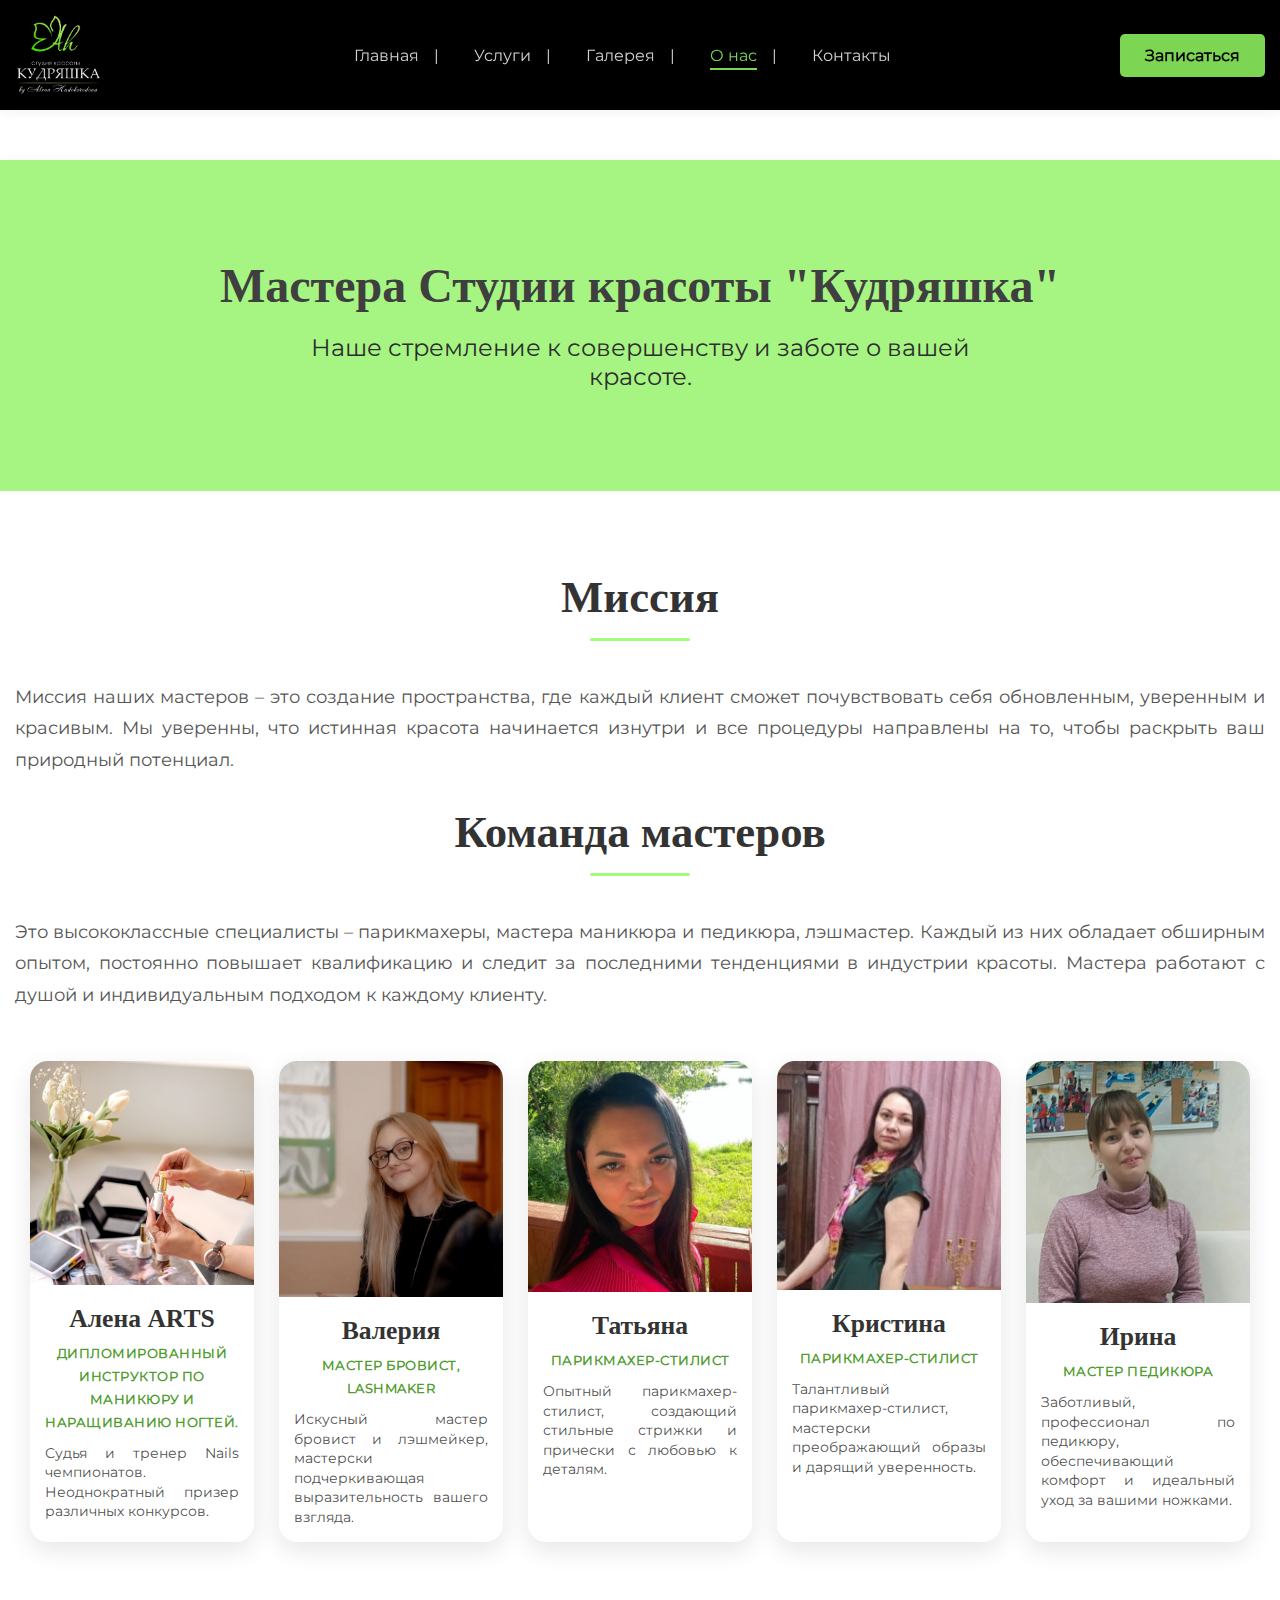
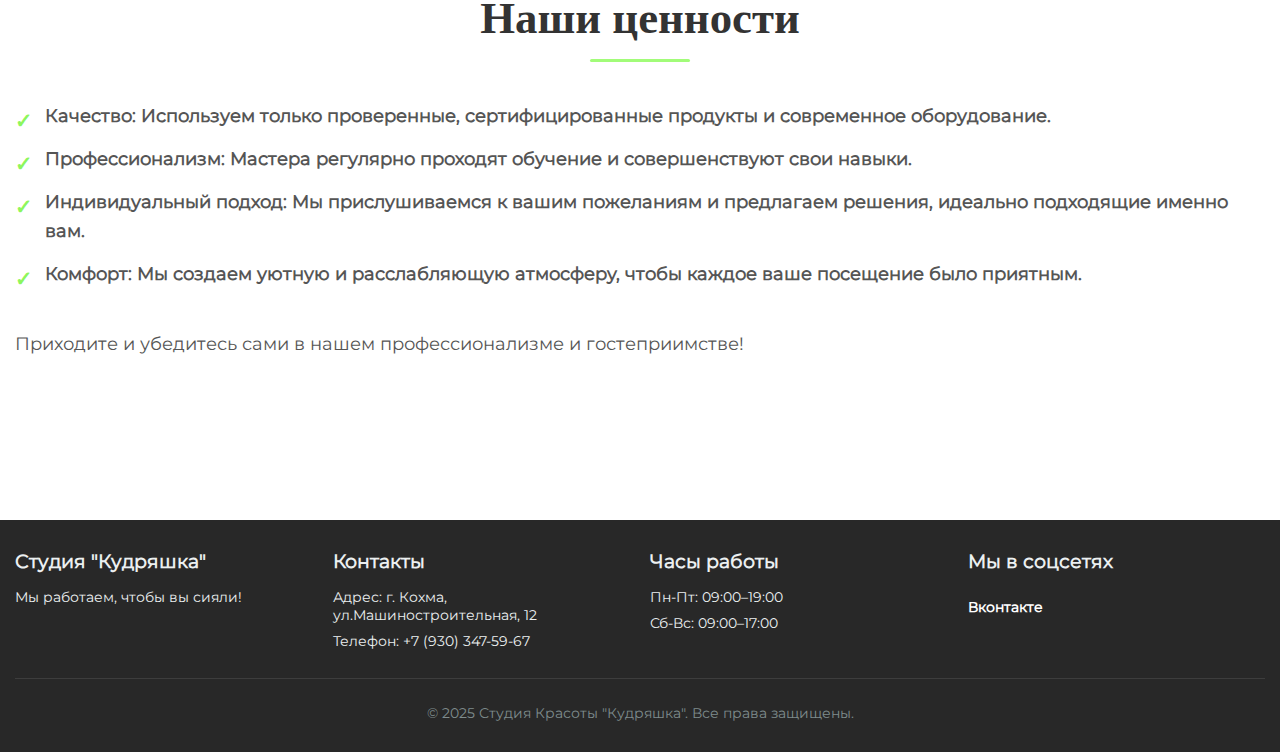
<file: about.html>
<!DOCTYPE html>
<html lang="ru">
<head>
    <meta charset="UTF-8">
    <meta name="viewport" content="width=device-width, initial-scale=1.0">
    <title>О нас - Студия Красоты "Кудряшка"</title>
    <link rel="stylesheet" href="css/about.css">
    <link rel="icon" href="img/favicon.ico" type="image/x-icon">
</head>
<body>
    <!-- HEADER - Шапка сайта (Едина для всех страниц) -->
    <header class="main-header">
        <div class="container">
            <a href="index.html" class="logo">
                <img src="img/logo.png" alt="Логотип Студии Кудряшка">
            </a>
            <nav class="main-nav">
                <ul>
                    <li><a href="index.html">Главная</a></li>
                    <li><a href="services.html">Услуги</a></li>
                    <li><a href="gallery.html">Галерея</a></li>
                    <li><a href="about.html" class="active">О нас</a></li>
                    <li><a href="contact.html">Контакты</a></li>
                </ul>
            </nav>
            <a href="booking.html" class="btn-primary header-btn">Записаться</a>
        </div>
    </header>


    <!-- MAIN CONTENT - Основное содержимое "О нас" -->
    <main>
        <section class="page-hero">
            <div class="container">
                <h1>Мастера Студии красоты "Кудряшка"</h1>
                <p>Наше стремление к совершенству и заботе о вашей красоте.</p>
            </div>
        </section>

        <section class="section-padding">
            <div class="container content-text-block">
                <h2>Миссия</h2>
                <p>Миссия наших мастеров – это создание пространства, где каждый клиент сможет почувствовать себя обновленным, уверенным и красивым. 
                    Мы уверенны, что истинная красота начинается изнутри и все процедуры направлены на то, чтобы раскрыть ваш природный потенциал.</p>

                <h2>Команда мастеров</h2>
                <p>Это высококлассные специалисты – парикмахеры, мастера маникюра и педикюра, лэшмастер. Каждый из них обладает обширным опытом, постоянно повышает квалификацию и следит за последними тенденциями в индустрии красоты. Мастера работают с душой и индивидуальным подходом к каждому клиенту.</p>

               <div class="cards">
        <div class="card">
            <img src="img/alena.jpg" alt="img">
            <div class="card-body">
                <h3 class="name">Алена ARTS</h3>
                <p class="post">Дипломированный инструктор по маникюру и наращиванию ногтей.</p>
                <p class="desc">Судья и тренер Nails чемпионатов. Неоднократный призер различных конкурсов.</p>
            </div>
        </div>
        <div class="card">
            <img src="img/lera.jpg" alt="img">
            <div class="card-body">
                <h3 class="name">Валерия</h3>
                <p class="post">Мастер бровист, lashmaker</p>
                <p class="desc">Искусный мастер бровист и лэшмейкер, мастерски подчеркивающая выразительность вашего взгляда.</p>
            </div>
        </div>
        <div class="card">
            <img src="img/tatian.jpg" alt="img">
            <div class="card-body">
                <h3 class="name">Татьяна</h3>
                <p class="post">Парикмахер-стилист</p>
                <p class="desc">Опытный парикмахер-стилист, создающий стильные стрижки и прически с любовью к деталям.</p>
            </div>
        </div>
        <div class="card">
            <img src="img/kris.jpg" alt="img">
            <div class="card-body">
                <h3 class="name">Кристина</h3>
                <p class="post">Парикмахер-стилист</p>
                <p class="desc">Талантливый парикмахер-стилист, мастерски преображающий образы и дарящий уверенность.</p>
            </div>
        </div>
        <div class="card">
            <img src="img/irina.jpg" alt="img">
            <div class="card-body">
                <h3 class="name">Ирина</h3>
                <p class="post">Мастер педикюра</p>
                <p class="desc">Заботливый, профессионал по педикюру, обеспечивающий комфорт и идеальный уход за вашими ножками.</p>
            </div>
        </div>
    </div>
                <h2>Наши ценности</h2>
                <ul>
                    <li>Качество: Используем только проверенные, сертифицированные продукты и современное оборудование.</li>
                    <li>Профессионализм: Мастера регулярно проходят обучение и совершенствуют свои навыки.</li>
                    <li>Индивидуальный подход: Мы прислушиваемся к вашим пожеланиям и предлагаем решения, идеально подходящие именно вам.</li>
                    <li>Комфорт: Мы создаем уютную и расслабляющую атмосферу, чтобы каждое ваше посещение было приятным.</li>
                </ul>
               <!--  <img src="img/team.jpg" alt="Команда Студии Кудряшка" class="full-width-image"> -->
                <p>Приходите и убедитесь сами в нашем профессионализме и гостеприимстве!</p>
               
            </div>
        </section>
    </main>

    <!-- FOOTER - Подвал сайта (Един для всех страниц) -->
    <footer class="main-footer">
        <div class="container">
            <div class="footer-columns">
                <div class="footer-col">
                    <h3>Студия "Кудряшка"</h3>
                    <p>Мы работаем, чтобы вы сияли!</p>
                </div>
                <div class="footer-col">
                    <h3>Контакты</h3>
                    <p>Адрес: г. Кохма, ул.Машиностроительная, 12</p>
                    <p>Телефон: +7 (930) 347-59-67</p>
                </div>
                <div class="footer-col">
                    <h3>Часы работы</h3>
                    <p>Пн-Пт: 09:00–19:00</p>
                    <p>Сб-Вс: 09:00–17:00</p>
                </div>
                <div class="footer-col">
                    <h3>Мы в соцсетях</h3>
                    <a href="https://vk.com/kydristudio?from=groups" target="_blank" class="social-link">Вконтакте</a>
                </div>
            </div>
            <div class="copyright">
                <p>&copy; 2025 Студия Красоты "Кудряшка". Все права защищены.</p>
            </div>
        </div>
    </footer>

    <script src="js/script.js"></script>
</body>
</html>
</file>
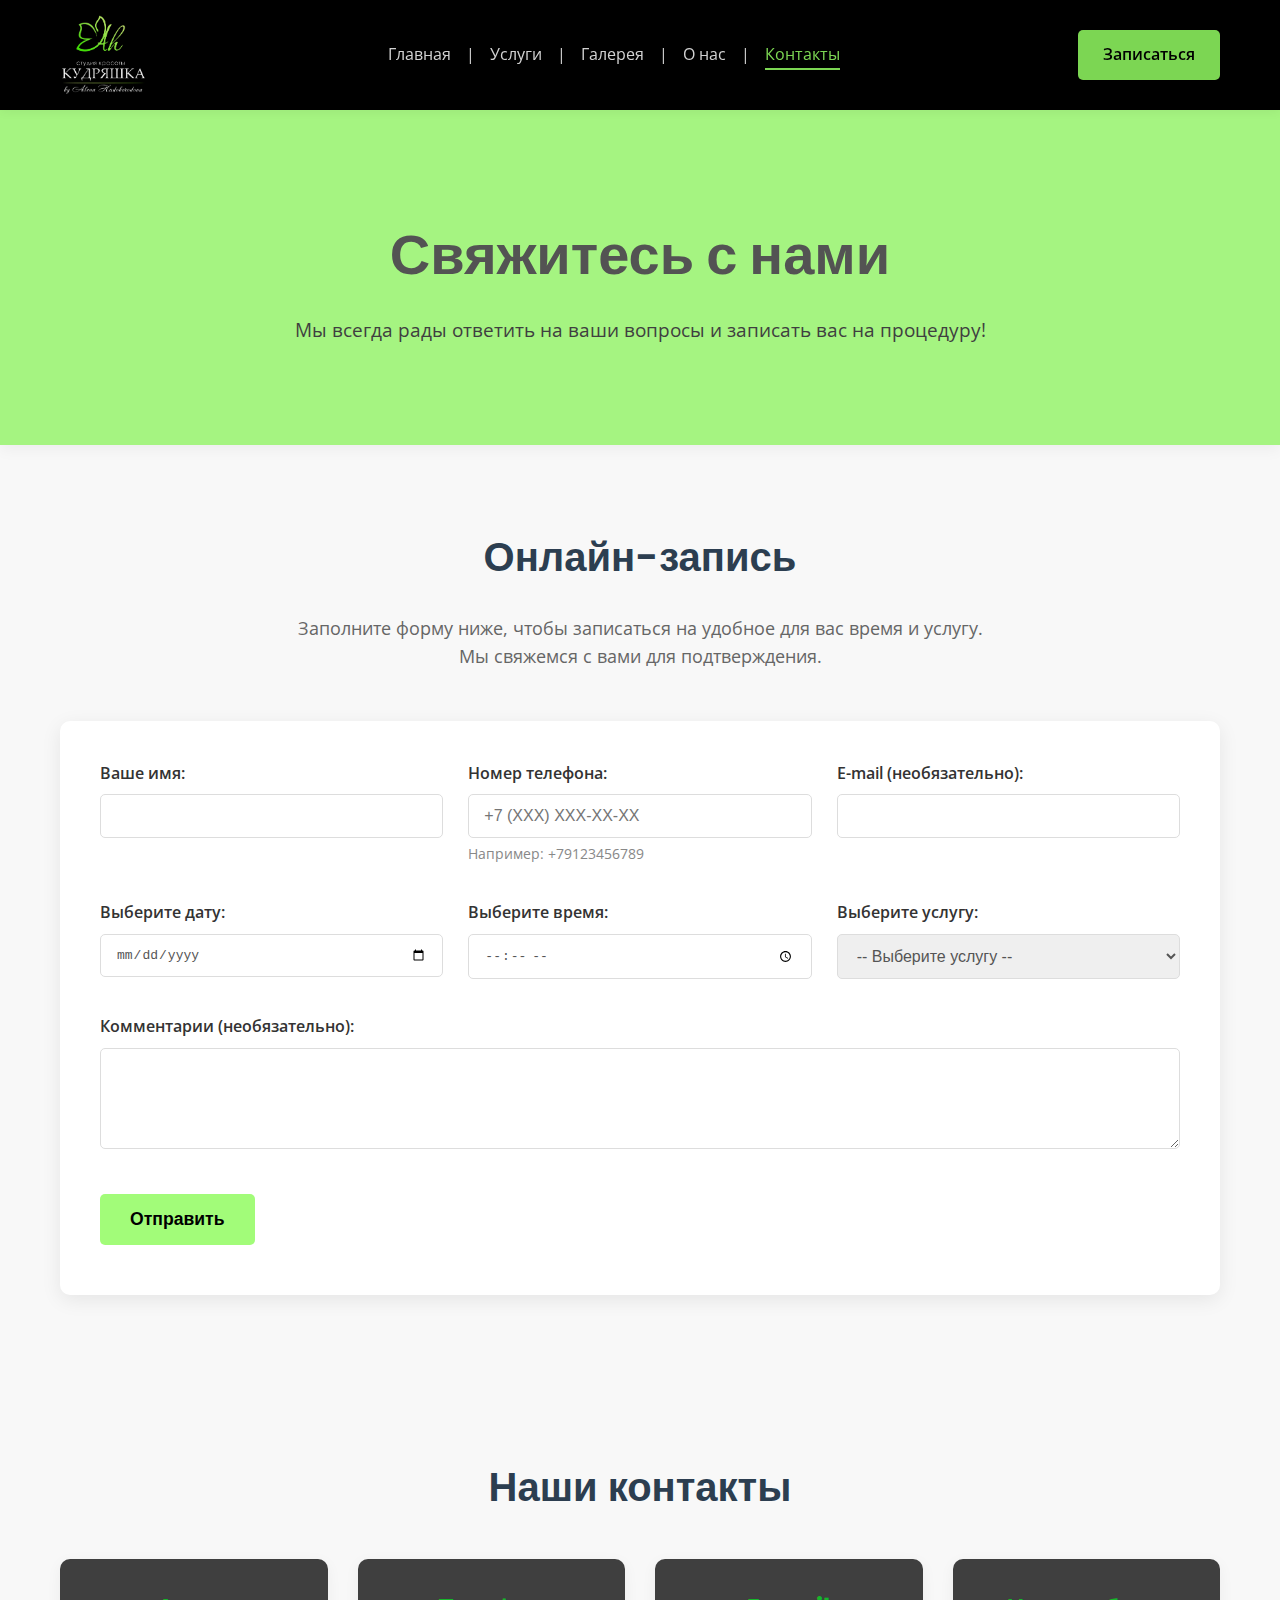
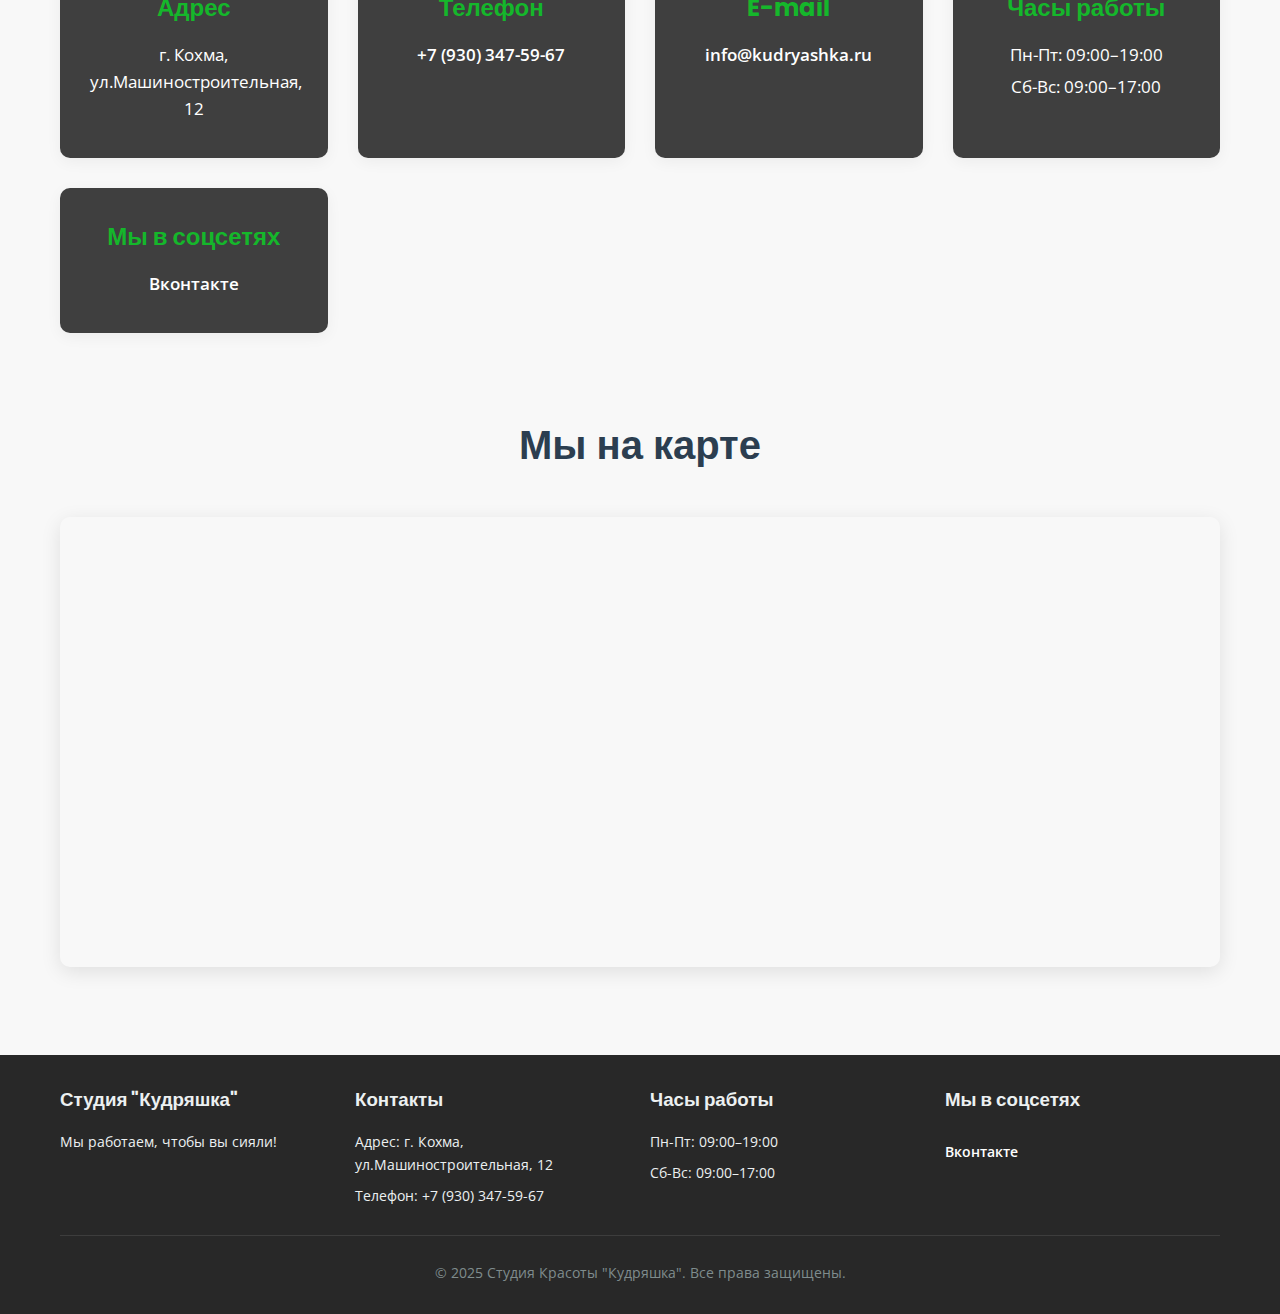
<file: booking.html>
<!DOCTYPE html>
<html lang="ru">
<head>
    <meta charset="UTF-8">
    <meta name="viewport" content="width=device-width, initial-scale=1.0">
    <title>Контакты и Запись - Студия Красоты "Кудряшка"</title>
    <link rel="stylesheet" href="css/contact.css">
    <link rel="icon" href="img/favicon.ico" type="image/x-icon">
    <!-- Подключение Google Fonts: Poppins (для заголовков), Open Sans (для основного текста) и Great Vibes (для декоративного текста) -->
    <link href="https://fonts.googleapis.com/css2?family=Open+Sans:wght@300;400;600&family=Poppins:wght@400;600;700&family=Great+Vibes&display=swap" rel="stylesheet">
</head>
<body>

    <!-- HEADER - Шапка сайта (Едина для всех страниц) -->
    <header class="main-header">
        <div class="container">
            <a href="index.html" class="logo">
                <img src="img/logo.png" alt="Логотип Студии Кудряшка">
            </a>
            <nav class="main-nav">
                <ul>
                    <li><a href="index.html">Главная</a></li>
                    <li><a href="services.html">Услуги</a></li>
                    <li><a href="gallery.html">Галерея</a></li>
                    <li><a href="about.html">О нас</a></li>
                    <li><a href="contact.html" class="active">Контакты</a></li>
                </ul>
            </nav>
            <a href="booking.html" class="btn-primary header-btn">Записаться</a>
        </div>
    </header>

    <!-- MAIN CONTENT - Основное содержимое страницы контактов -->
    <main>
        <section class="page-hero contact-hero">
            <div class="container">
                <h1>Свяжитесь с нами</h1>
                <p>Мы всегда рады ответить на ваши вопросы и записать вас на процедуру!</p>
            </div>
        </section>

        <section id="booking-form" class="section-padding">
            <div class="container">
                <h2>Онлайн-запись</h2>
                <p class="section-description">Заполните форму ниже, чтобы записаться на удобное для вас время и услугу. Мы свяжемся с вами для подтверждения.</p>

                <form class="booking-form-grid" id="onlineBookingForm">
                    <div class="form-group">
                        <label for="name">Ваше имя:</label>
                        <input type="text" id="name" name="name" required>
                    </div>
                    <div class="form-group">
                        <label for="phone">Номер телефона:</label>
                        <input type="tel" id="phone" name="phone" pattern="[0-9]{10,12}" placeholder="+7 (XXX) XXX-XX-XX" required>
                        <small>Например: +79123456789</small>
                    </div>
                    <div class="form-group">
                        <label for="email">E-mail (необязательно):</label>
                        <input type="email" id="email" name="email">
                    </div>
                    <div class="form-group">
                        <label for="date">Выберите дату:</label>
                        <input type="date" id="date" name="date" required>
                    </div>
                    <div class="form-group">
                        <label for="time">Выберите время:</label>
                        <input type="time" id="time" name="time" required>
                    </div>
                    <div class="form-group">
                        <label for="service">Выберите услугу:</label>
                        <select id="service" name="service" required>
                            <option value="">-- Выберите услугу --</option>
                            <option value="Стрижка женская">Стрижка женская</option>
                            <option value="Стрижка мужская">Стрижка мужская</option>
                            <option value="Окрашивание волос">Окрашивание волос</option>
                            <option value="Укладка/Прическа">Укладка/Прическа</option>
                            <option value="Маникюр">Маникюр</option>
                            <option value="Педикюр">Педикюр</option>
                            <option value="Наращивание ногтей">Наращивание ногтей</option>
                            <option value="Косметология">Косметология</option>
                            <option value="Массаж">Массаж</option>
                            <option value="Уход за бровями">Уход за бровями</option>
                        </select>
                    </div>
                    <div class="form-group full-width">
                        <label for="comments">Комментарии (необязательно):</label>
                        <textarea id="comments" name="comments" rows="5"></textarea>
                    </div>
                    <div class="form-group full-width">
                        <button type="submit" class="btn-primary">Отправить</button>
                    </div>
                </form>
            </div>
        </section>

        <section id="contact-info" class="section-padding light-bg">
            <div class="container">
                <h2>Наши контакты</h2>
                <div class="contact-details-grid">
                    <div class="contact-item">
                        <h3>Адрес</h3>
                        <p>г. Кохма, ул.Машиностроительная, 12</p>
                    </div>
                    <div class="contact-item">
                        <h3>Телефон</h3>
                        <p><a href="tel:+79303475967">+7 (930) 347-59-67</a></p>
                    </div>
                    <div class="contact-item">
                        <h3>E-mail</h3>
                        <p><a href="mailto:info@kudryashka.ru">info@kudryashka.ru</a></p>
                    </div>
                    <div class="contact-item">
                        <h3>Часы работы</h3>
                        <p>Пн-Пт: 09:00–19:00</p>
                        <p>Сб-Вс: 09:00–17:00</p>
                    </div>
                    <div class="contact-item">
                        <h3>Мы в соцсетях</h3>
                        <p><a href="https://vk.com/kydristudio?from=groups" target="_blank" class="social-link">Вконтакте</a></p>
                    </div>
                </div>
            </div>
        </section>

        <section id="location-map">
            <div class="container">
                <h2>Мы на карте</h2>
                <!-- Вставьте код карты здесь. Пример для Google Maps: -->
                <iframe src="https://www.google.com/maps/embed?pb=!1m18!1m12!1m3!1d2432.2227161726084!2d41.0152655!3d56.9740263!2m3!1f0!2f0!3f0!3m2!1i1024!2i768!4f13.1!3m3!1m2!1s0x414b2d56e2978a63%3A0x6b7a8d5c3d4f1c99!2z0YPQu9C40YbQsNC70YzQvdGD0YDRgdGL0Lkg0L_RgNC-0YHQvNC-0L3RgdC-0LrQsNC30YDQuNGFINC00LXRhtC40YLQtdGA0YHRgtCw0L3QsCAxMiwg0JrQsNC90LLQsNGG0LA!5e0!3m2!1sru!2sru!4v1718047910940!5m2!1sru!2sru" width="100%" height="450" style="border:0;" allowfullscreen="" loading="lazy" referrerpolicy="no-referrer-when-downgrade"></iframe>
            </div>
        </section>

    </main>

    <!-- FOOTER - Подвал сайта (Един для всех страниц) -->
    <footer class="main-footer">
        <div class="container">
            <div class="footer-columns">
                <div class="footer-col">
                    <h3>Студия "Кудряшка"</h3>
                    <p>Мы работаем, чтобы вы сияли!</p>
                </div>
                <div class="footer-col">
                    <h3>Контакты</h3>
                    <p>Адрес: г. Кохма, ул.Машиностроительная, 12</p>
                    <p>Телефон: +7 (930) 347-59-67</p>
                </div>
                <div class="footer-col">
                    <h3>Часы работы</h3>
                    <p>Пн-Пт: 09:00–19:00</p>
                    <p>Сб-Вс: 09:00–17:00</p>
                </div>
                <div class="footer-col">
                    <h3>Мы в соцсетях</h3>
                    <a href="https://vk.com/kydristudio?from=groups" target="_blank" class="social-link">Вконтакте</a>
                </div>
            </div>
            <div class="copyright">
                <p>&copy; 2025 Студия Красоты "Кудряшка". Все права защищены.</p>
            </div>
        </div>
    </footer>

    <!-- Модальное окно для подтверждения записи -->
    <div id="thankYouModal" class="modal-overlay">
        <div class="modal-content">
            <span class="close-button">&times;</span>
            <h2>Спасибо за использование онлайн-записи!</h2>
            <p>В течение дня с вами свяжутся для уточнения и подтверждения записи.</p>
            <button class="btn-primary" id="modalOkButton">Понятно</button>
        </div>
    </div>

    <!-- Подключение JavaScript-файла -->
    <script src="js/contact.js"></script>
</body>
</html>
</file>
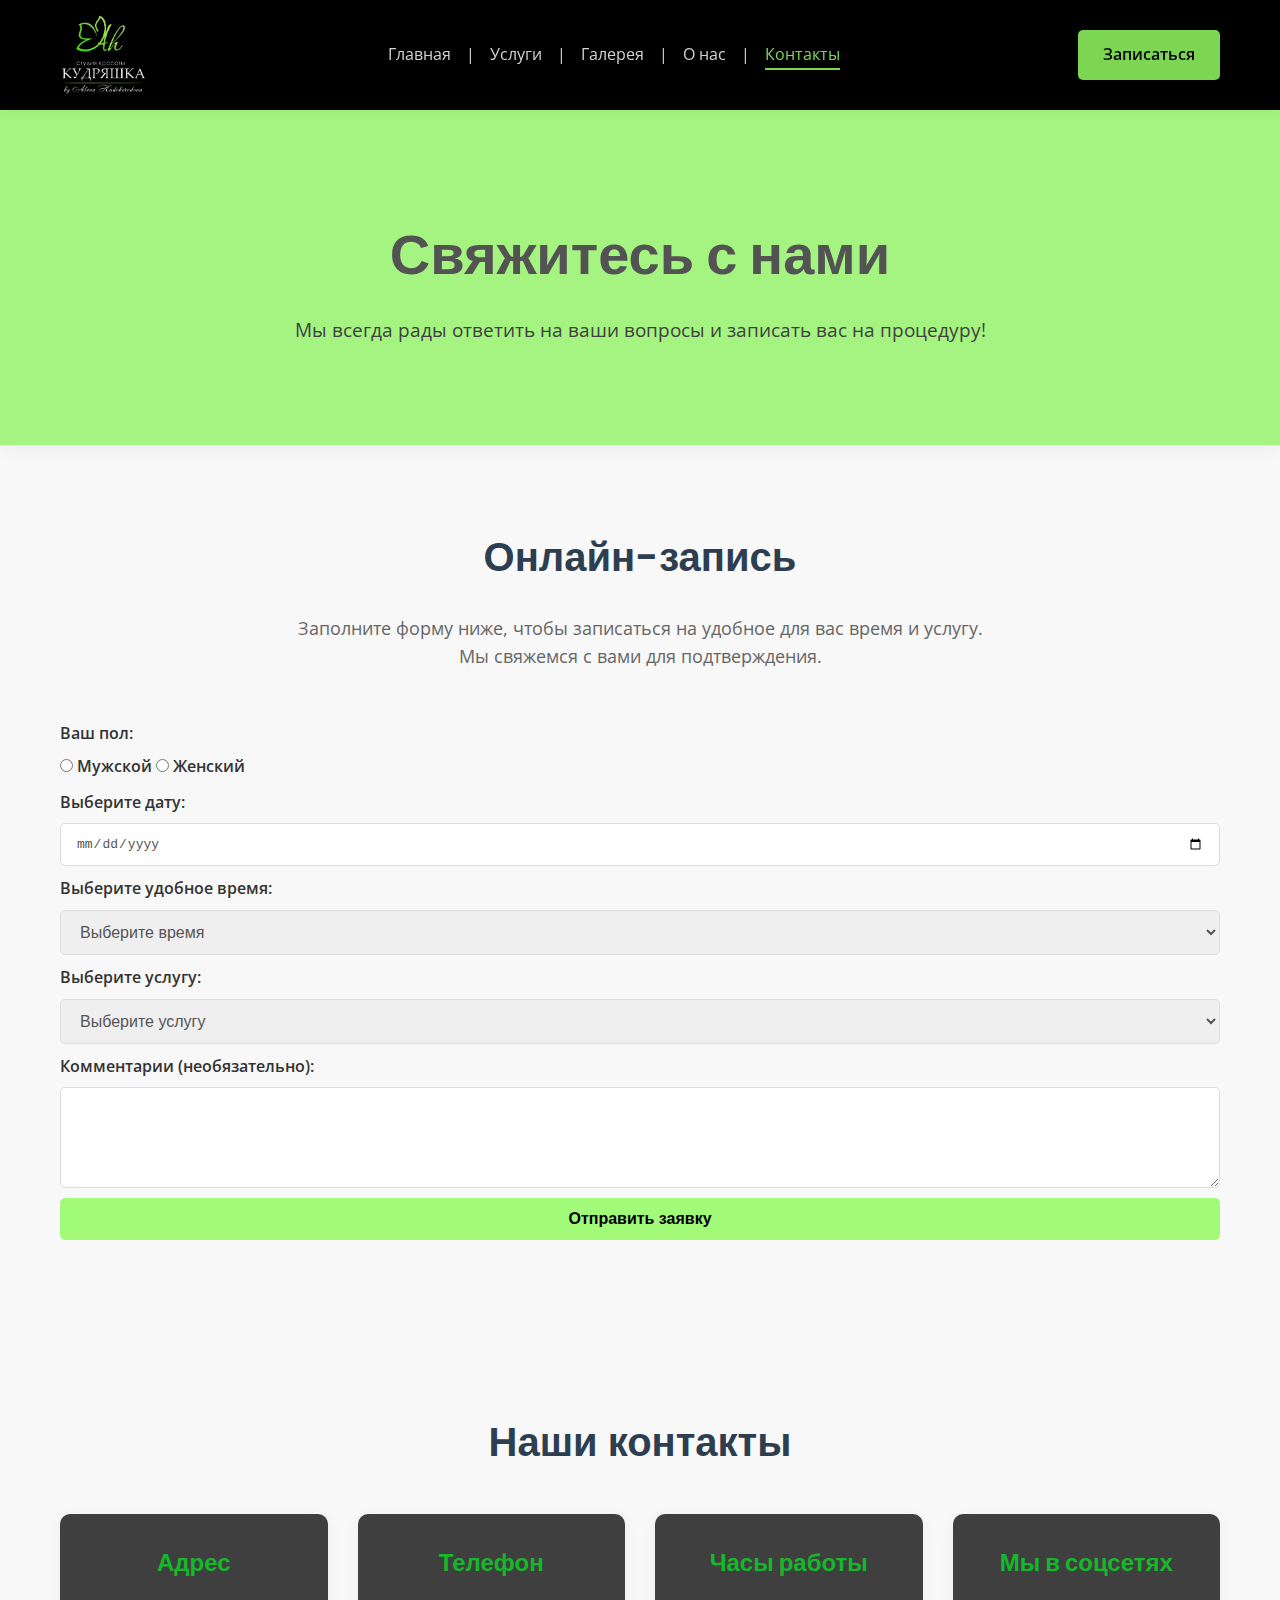
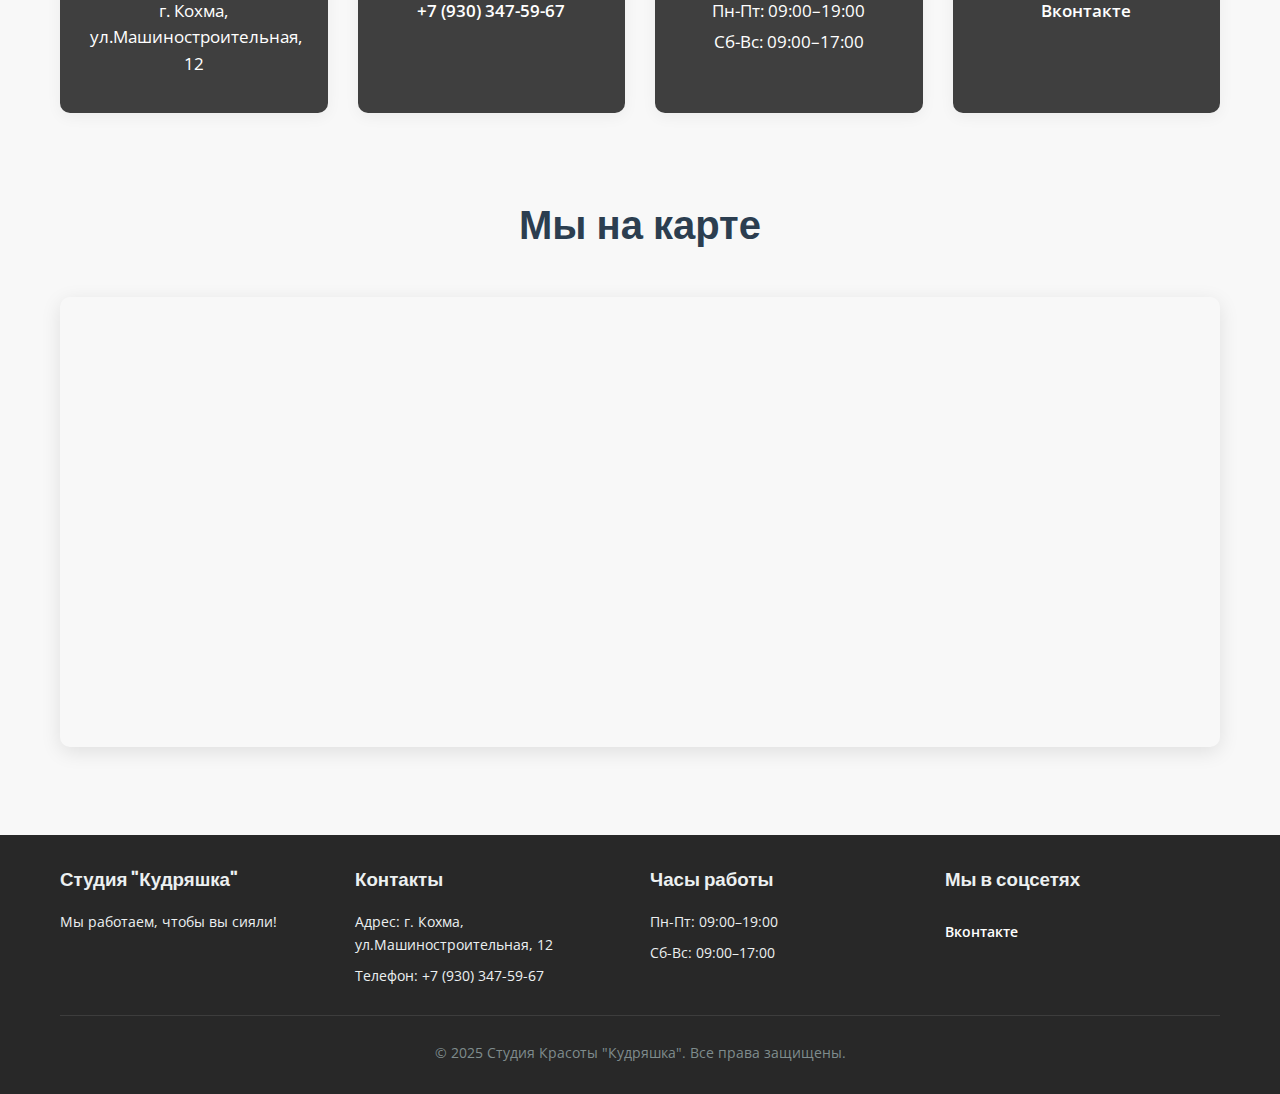
<file: contact.html>
<!DOCTYPE html>
<html lang="ru">
<head>
    <meta charset="UTF-8">
    <meta name="viewport" content="width=device-width, initial-scale=1.0">
    <title>Контакты и Запись - Студия Красоты "Кудряшка"</title>
    <link rel="stylesheet" href="css/contact.css">
    <link rel="icon" href="img/favicon.ico" type="image/x-icon">
    <!-- Подключение Google Fonts: Poppins (для заголовков), Open Sans (для основного текста) и Great Vibes (для декоративного текста) -->
    <link href="https://fonts.googleapis.com/css2?family=Open+Sans:wght@300;400;600&family=Poppins:wght@400;600;700&family=Great+Vibes&display=swap" rel="stylesheet">
</head>
<body>

    <!-- HEADER - Шапка сайта (Едина для всех страниц) -->
    <header class="main-header">
        <div class="container">
            <a href="index.html" class="logo">
                <img src="img/logo.png" alt="Логотип Студии Кудряшка">
            </a>
            <nav class="main-nav">
                <ul>
                    <li><a href="index.html">Главная</a></li>
                    <li><a href="services.html">Услуги</a></li>
                    <li><a href="gallery.html">Галерея</a></li>
                    <li><a href="about.html">О нас</a></li>
                    <!-- Убедитесь, что класс 'active' установлен только здесь для страницы Контакты -->
                    <li><a href="contact.html" class="active">Контакты</a></li>
                </ul>
            </nav>
            <a href="booking.html" class="btn-primary header-btn">Записаться</a>
        </div>
    </header>

    <!-- MAIN CONTENT - Основное содержимое страницы контактов -->
    <main>
        <section class="page-hero contact-hero">
            <div class="container">
                <h1>Свяжитесь с нами</h1>
                <p>Мы всегда рады ответить на ваши вопросы и записать вас на процедуру!</p>
            </div>
        </section>

        <section id="booking-form" class="section-padding">
            <div class="container">
                <h2>Онлайн-запись</h2>
                <p class="section-description">Заполните форму ниже, чтобы записаться на удобное для вас время и услугу. Мы свяжемся с вами для подтверждения.</p>
                 <form id="bookingForm" action="process_form.php" method="POST" class="booking-form">
                    <div class="form-group">
                        <label for="gender">Ваш пол:</label>
                        <div class="radio-group">
                            <input type="radio" id="male" name="gender" value="Мужской" required>
                            <label for="male">Мужской</label>
                            <input type="radio" id="female" name="gender" value="Женский">
                            <label for="female">Женский</label>
                        </div>
                    </div>

                    <div class="form-group">
                        <label for="bookingDate">Выберите дату:</label>
                        <input type="date" id="bookingDate" name="bookingDate" required>
                    </div>

                    <div class="form-group">
                        <label for="bookingTime">Выберите удобное время:</label>
                        <select id="bookingTime" name="bookingTime" required>
                            <option value="">Выберите время</option>
                            <option value="10:00">10:00</option>
                            <option value="14:00">14:00</option>
                            <option value="18:00">18:00</option>
                        </select>
                    </div>

                    <div class="form-group">
                        <label for="service">Выберите услугу:</label>
                        <select id="service" name="service" required>
                            <option value="">Выберите услугу</option>
                            <option value="Стрижка женская">Стрижка женская</option>
                            <option value="Стрижка мужская">Стрижка мужская</option>
                            <option value="Окрашивание волос">Окрашивание волос</option>
                            <option value="Укладка">Укладка</option>
                            <option value="Маникюр">Маникюр</option>
                            <option value="Педикюр">Педикюр</option>
                            <option value="Наращивание ресниц">Наращивание ресниц</option>
                            <option value="Коррекция бровей">Коррекция бровей</option>
                        </select>
                    </div>
                    <div class="form-group full-width">
                        <label for="comments">Комментарии (необязательно):</label>
                        <textarea id="comments" name="comments" rows="5"></textarea>
                    </div>
                    <div class="form-group full-width">
                        <button type="submit" class="btn-primary">Отправить заявку</button>
                    </div>
                </form>
            </div>
        </section>

        <section id="contact-info" class="section-padding light-bg">
            <div class="container">
                <h2>Наши контакты</h2>
                <div class="contact-details-grid">
                    <div class="contact-item">
                        <h3>Адрес</h3>
                        <p>г. Кохма, ул.Машиностроительная, 12</p>
                    </div>
                    <div class="contact-item">
                        <h3>Телефон</h3>
                        <p><a href="tel:+79303475967">+7 (930) 347-59-67</a></p>
                    </div>
                    <div class="contact-item">
                        <h3>Часы работы</h3>
                        <p>Пн-Пт: 09:00–19:00</p>
                        <p>Сб-Вс: 09:00–17:00</p>
                    </div>
                    <div class="contact-item">
                        <h3>Мы в соцсетях</h3>
                        <p><a href="https://vk.com/kydristudio?from=groups" target="_blank" class="social-link">Вконтакте</a></p>
                    </div>
                </div>
            </div>
        </section>

        <section id="location-map">
            <div class="container">
                <h2>Мы на карте</h2>
               <iframe src="https://www.google.com/maps/embed?pb=!1m18!1m12!1m3!1d2176.7082557042604!2d41.10489037686137!3d56.93666597354537!2m3!1f0!2f0!3f0!3m2!1i1024!2i768!4f13.1!3m3!1m2!1s0x414d12191d100001%3A0xc3ba39eb684ee215!2z0JrRg9C00YDRj9GI0LrQsA!5e0!3m2!1sru!2sru!4v1749315003801!5m2!1sru!2sru" width="600" height="450" style="border:0;" allowfullscreen="" loading="lazy" referrerpolicy="no-referrer-when-downgrade"></iframe>
             </div>
        </section>

    </main>

    <!-- FOOTER - Подвал сайта (Един для всех страниц) -->
    <footer class="main-footer">
        <div class="container">
            <div class="footer-columns">
                <div class="footer-col">
                    <h3>Студия "Кудряшка"</h3>
                    <p>Мы работаем, чтобы вы сияли!</p>
                </div>
                <div class="footer-col">
                    <h3>Контакты</h3>
                    <p>Адрес: г. Кохма, ул.Машиностроительная, 12</p>
                    <p>Телефон: +7 (930) 347-59-67</p>
                </div>
                <div class="footer-col">
                    <h3>Часы работы</h3>
                    <p>Пн-Пт: 09:00–19:00</p>
                    <p>Сб-Вс: 09:00–17:00</p>
                </div>
                <div class="footer-col">
                    <h3>Мы в соцсетях</h3>
                    <p><a href="https://vk.com/kydristudio?from=groups" target="_blank" class="social-link">Вконтакте</a></p>
                </div>
            </div>
            <div class="copyright">
                <p>&copy; 2025 Студия Красоты "Кудряшка". Все права защищены.</p>
            </div>
        </div>
    </footer>

    <!-- Модальное окно для подтверждения записи -->
    <div id="thankYouModal" class="modal-overlay">
        <div class="modal-content">
            <span class="close-button">&times;</span>
            <h2>Спасибо за использование онлайн-записи!</h2>
            <p>В течение дня с вами свяжутся для уточнения и подтверждения записи.</p>
            <button class="btn-primary" id="modalOkButton">Понятно</button>
        </div>
    </div>

    <!-- Подключение JavaScript-файла -->
    <script src="js/contact.js"></script>
</body>
</html>
</file>
<file: css/about.css>
* {
    margin: 0;
    padding: 0;
    box-sizing: border-box;
}

@font-face {
    font-family: 'GreatVibes';
    src: url('../fonts/GreatVibes-Regular.ttf') format('truetype');
    font-style: normal;
    font-weight: normal;
}

@font-face {
    font-family: 'Montserrat';
    src: url('../fonts/Montserrat-VariableFont_wght.ttf') format('truetype');
    font-style: normal;
    font-weight: normal;
}

/* переменные */
:root {
    --great-vibes-font: 'GreatVibes';
    --montserrat-font: 'Montserrat';
    --green: #0cce30;
    --shadow: 0px 0px 15px rgba(255, 255, 255, 0.629);
}

body {
    /* использование переменной основного шрифта */
    font-family: var(--montserrat-font);
}

  .container {
    max-width: 1300px;
    margin: 0 auto;    /* ЭТО КЛЮЧЕВОЕ СВОЙСТВО ДЛЯ ЦЕНТРИРОВАНИЯ БЛОКОВ */
    padding: 0 15px;
    box-sizing: border-box;
}

    

/* стили ссылок */
a {
    color: #f5f5f5c7;
    text-decoration: none;
}

/* стили кнопкок */
.btn {
    border: none;
    border-radius: 15px;
    cursor: pointer;
    width: 100%;
    font-family: var(--montserrat-font);
    background-color: #03eb1e;
    height: 40px;
    color: #fff;
    font-size: 16px;
    font-weight: lighter;
}

/* HEADER Стили - Шапка сайта */
.main-header {
    background-color: #000000; /*  фон для шапки */
    padding: 15px 0; /* Внутренние отступы сверху и снизу для шапки */
    box-shadow: 0 2px 10px rgba(0, 0, 0, 0.05); /* Легкая тень под шапкой для эффекта "подъема" */
    position: sticky; /* Делает шапку "липкой" - она прилипает к верху при прокрутке */
    top: 0; /* Прилипает к верху (0px от верхнего края) */
    z-index: 1000; /* Устанавливает высокий z-index, чтобы шапка была поверх других элементов при прокрутке */
}

/* Стилизация контейнера внутри шапки */
.main-header .container {
    display: flex; /* Использует Flexbox для выравнивания элементов внутри контейнера */
    justify-content: space-between; /* Распределяет элементы равномерно, первый в начале, последний в конце */
    align-items: center; /* Выравнивает элементы по центру по вертикали */
}

/* Стилизация изображения логотипа внутри ссылки */
.logo img {
    height: 80px; /* Устанавливает фиксированную высоту логотипа */
    width: auto; /* Ширина подстраивается автоматически, сохраняя пропорции */
    display: block; /* Отображает изображение как блочный элемент */
}

/* Стилизация навигационного меню */
.main-nav ul {
    display: flex; /* Использует Flexbox для горизонтального расположения пунктов меню */
}

/* Стилизация каждого элемента списка в навигации */
.main-nav ul li {
    position: relative; /* Устанавливает относительное позиционирование для позиционирования псевдоэлементов */
}

/* Добавляет разделитель (вертикальную черту) после каждого пункта меню, кроме последнего */
.main-nav ul li:not(:last-child)::after {
    content: '|'; /* Содержимое псевдоэлемента - символ вертикальной черты */
    color: #d2d2d2; /* Цвет разделителя */
    margin: 0 15px; /* Отступы для разделителя справа и слева */
    display: inline-block; /* Отображает разделитель как строчно-блочный элемент */
    font-weight: normal; /* Обычная толщина шрифта для разделителя */
}

/* Стилизация ссылок внутри навигационного меню */
.main-nav ul li a {
    color: #d2d2d2; /* цвет текста ссылок */
    transition: color 0.3s ease; /* Плавный переход цвета при наведении */
    padding: 5px 0; /* Внутренние вертикальные отступы для ссылок */
    position: relative; /* Относительное позиционирование для анимированного подчеркивания */
}

/* Анимированное подчеркивание для ссылок */
.main-nav ul li a::after {
    content: ''; /* Пустое содержимое для создания подчеркивания */
    position: absolute; /* Абсолютное позиционирование относительно родительского элемента (ссылки) */
    left: 0; /* Располагается слева */
    bottom: 0; /* Располагается снизу */
    width: 0; /* Начальная ширина подчеркивания - 0 */
    height: 2px; /* Высота подчеркивания */
    background-color: #92fb62d9; /* Акцентный цвет подчеркивания */
    transition: width 0.3s ease; /* Плавный переход ширины при наведении */
}

/* Состояние подчеркивания при наведении или для активной ссылки */
.main-nav ul li a:hover::after, /* При наведении на ссылку */
.main-nav ul li a.active::after { /* Для активной ссылки (с классом 'active') */
    width: 100%; /* Ширина подчеркивания становится 100% */
}

/* Состояние цвета текста ссылки при наведении или для активной ссылки */
.main-nav ul li a:hover, /* При наведении на ссылку */
.main-nav ul li a.active { /* Для активной ссылки */
    color: #92fb62d9; /* Цвет текста ссылки становится акцентным */
}

/* Стили для основной кнопки "Записаться" в хедере */
.btn-primary {
    display: inline-block; /* Отображается как строчно-блочный элемент */
    background-color: #92fb62d9; /* Акцентный цвет фона кнопки */
    color: #000000; /* Белый цвет текста кнопки */
    padding: 12px 25px; /* Внутренние отступы для кнопки */
    border-radius: 5px; /* Скругление углов кнопки */
    font-weight: 600; /* Полужирный шрифт */
    font-size: 1em; /* Размер шрифта, наследует от родителя */
    transition: background-color 0.3s ease, transform 0.2s ease; /* Плавные переходы для цвета фона и трансформации */
    text-align: center; /* Выравнивание текста по центру */
    border: none; /* Убирает границу кнопки */
    cursor: pointer; /* Курсор меняется на указатель при наведении */
}

/* Эффект наведения на основную кнопку */
.btn-primary:hover {
    background-color: #15b72b; /* Цвет фона становится темнее при наведении */
    transform: translateY(-2px); /* Кнопка слегка поднимается вверх */
}


/* main ---------------------------------------------------------- */

main {
    margin: 50px 0;
}


.hero-text {
    height: 100%;
    font-size: 50px;
    display: flex;
    flex-direction: column;
    align-items: center; /* Изменено на center, если hero-text должен быть по центру */
    justify-content: center;
    text-align: center; /* Для центрирования текста внутри hero-text */
}

.hero-text h2 {
    font-family: var(--great-vibes-font);
    font-weight: lighter;
    font-size: 70px;
}

.hero-title-second {
    margin-bottom: 20px;
    /* Если этот заголовок должен быть по центру, и он не внутри общего центрирующего контейнера */
    /* text-align: center; */
}

.hero-text p span {
    font-family: var(--great-vibes-font);
    font-weight: lighter;
    font-size: 26px;
}

.hero-text p {
    margin-bottom: 20px;
}

/* текст в кнопке по центру */
.hero-btn {
    display: flex;
    align-items: center;
    justify-content: center;
}



/* --- Общие стили для страницы "О нас" --- */

/* Стили для верхнего баннера страницы "О нас" */
.page-hero {
    background-color: #98f36edc; /* фон */
    color: #3f3f3f; /* Темный текст */
    padding: 100px 0; /* Большие вертикальные отступы */
    text-align: center; /* Центрирование содержимого */
    box-shadow: 0 4px 15px rgba(0, 0, 0, 0.05); /* Легкая тень для объема */
}

.page-hero h1 {
    font-family: 'Playfair Display', serif;
    font-size: 3em; /* Крупный, выразительный заголовок */
    color: #3f3f3f; /* Акцентный цвет */
    margin-bottom: 20px;
    line-height: 1.1;
}

.page-hero p {
    font-family: 'Montserrat', sans-serif;
    font-size: 1.5em; /* Чуть крупнее для подзаголовка */
    color: #2e2e2e;
    max-width: 700px; /* Ограничиваем ширину для лучшей читаемости */
    margin: 0 auto; /* Центрируем параграф */
}

/* Общие стили для секций с текстом */
.section-padding {
    padding: 80px 0; /* Стандартный отступ для секций */
    background-color: #fff; /* Белый фон */
}

.content-text-block {
    max-width: 900px; /* Уменьшаем ширину текстового блока для лучшей читаемости */
    margin: 0 auto; /* Центрируем его */
    padding: 0 15px; /* Отступы по бокам для мобильных устройств */
}

.content-text-block h2 {
    font-family: 'Playfair Display', serif;
    font-size: 2.8em; /* Стильный заголовок для секций */
    color: #333;
    margin-bottom: 30px;
    text-align: center; /* Центрируем заголовки */
    position: relative; /* Для псевдоэлементов */
    padding-bottom: 10px; /* Отступ для линии под заголовком */
}

/* Декоративная линия под заголовками H2 */
.content-text-block h2::after {
    content: '';
    display: block;
    width: 100px; /* Длина линии */
    height: 3px; /* Толщина линии */
    background-color: #92fb62d9; /* Цвет линии */
    margin: 15px auto 0; /* Центрируем линию под заголовком */
    border-radius: 5px; /* Скругленные концы линии */
}

.content-text-block p {
    font-family: 'Montserrat', sans-serif;
    font-size: 1.1em;
    line-height: 1.8; /* Увеличиваем межстрочный интервал для читаемости */
    color: #555;
    margin-bottom: 30px;
    text-align: justify; /* Выравнивание текста по ширине */
}

/* Стили для списка ценностей */
.content-text-block ul {
    list-style: none; /* Убираем стандартные маркеры */
    padding: 0;
    margin-bottom: 40px;
    font-weight: bold;
}

.content-text-block ul li {
    font-family: 'Montserrat', sans-serif;
    font-size: 1.1em;
    line-height: 1.6;
    color: #555;
    margin-bottom: 15px;
    position: relative;
    padding-left: 30px; /* Отступ для кастомного маркера */
}

/* Кастомные маркеры для списка */
.content-text-block ul li::before {
    content: '✓'; /* Эмодзи или другой символ */
    position: absolute;
    left: 0;
    color: #79f540d9; /* Цвет маркера */
    font-size: 1.2em;
    top: 2px; /* Выравнивание по вертикали */
}

/* стили для .cards и .card  */
.cards {
    display: grid;
    grid-template-columns: repeat(5, 1fr); 
    gap: 25px;
    margin-top: 50px;
    margin-bottom: 50px;
    padding: 0 15px;
    max-width: 1300px;
    margin-left: auto;
    margin-right: auto;
    min-width: 180px; 
    /* overflow-x: auto; */ 
}

.card {
    background-color: #fff;
    border-radius: 18px;
    box-shadow: 0 8px 25px rgba(0, 0, 0, 0.1);
    overflow: hidden;
    transition: transform 0.3s ease, box-shadow 0.3s ease;
    text-align: center;
}

.card:hover {
    transform: translateY(-5px);
    box-shadow: 0 15px 40px rgba(0, 0, 0, 0.15);
}

.card img {
    width: 100%;
    max-height: 300px; 
    height: auto;      /* Важно, чтобы изображение масштабировалось по высоте */
    object-fit: cover;
    border-top-left-radius: 15px;
    border-top-right-radius: 15px;
}

.card-body {
    padding: 15px; 
}

.card-body .name {
    font-family: 'Playfair Display', serif;
    font-size: 1.6em; 
    color: #333;
    margin-bottom: 8px; 
}

.card-body .post {
    font-family: 'Montserrat', sans-serif;
    font-size: 0.8em; 
     text-align: center;
    color: #2f8b04d9; /* Использовал ваш цвет маркера для должности */
    font-weight: 600;
    margin-bottom: 10px;
    text-transform: uppercase;
    letter-spacing: 0.5px; 
}

.card-body .desc {
    font-family: 'Montserrat', sans-serif;
    font-size: 0.87em; 
    line-height: 1.4; 
    color: #000000b9;
    margin-bottom: 0;
}

/* Адаптация шрифтов для очень узких экранов (опционально) */
@media (max-width: 576px) { 
    .card-body {
        padding: 10px; 
    }
    .card-body .name {
        font-size: 1.2em;
    }
    .card-body .post {
        font-size: 0.8em;
        letter-spacing: 0.2px;
    }
    .card-body .desc {
        font-size: 0.75em;
        line-height: 1.4;
    }
}

/* Общее правило для центрирования контейнеров (важно!) */
.container {
    max-width: 1300px; 
    margin: 0 auto;    
    padding: 0 15px;
    box-sizing: border-box;
}


body {
    text-align: initial; /* Это сбрасывает text-align на значение по умолчанию (обычно left) */
}

/* Стили для полноширинного изображения команды */
.full-width-image {
    width: 100%;
    max-width: 100%; /* Убедимся, что изображение не выходит за пределы родителя */
    height: auto;
    border-radius: 15px; /* Скругленные углы */
    margin-top: 50px; /* Отступ сверху */
    margin-bottom: 50px; /* Отступ снизу */
    box-shadow: 0 10px 30px rgba(0, 0, 0, 0.1); /* Легкая тень */
}

/* --- Адаптивность --- */

/* Для планшетов и экранов среднего размера */
@media (max-width: 992px) {
    .page-hero h1 {
        font-size: 2em;
    }

    .page-hero p {
        font-size: 1.3em;
    }

    .content-text-block h2 {
        font-size: 2.2em;
    }

    .content-text-block p,

    .content-text-block ul li {
        font-size: 1em;
        font-weight: bold;
    }

    .cards {
        grid-template-columns: repeat(auto-fit, minmax(250px, 1fr)); /* Две колонки на планшетах */
        gap: 25px;
    }

    .card img {
        height: 250px;
    }
}

/* Для мобильных устройств */
@media (max-width: 768px) {
    .page-hero {
        padding: 80px 0;
    }
    .page-hero h1 {
        font-size: 2.5em;
    }

    .page-hero p {
        font-size: 1.1em;
    }

    .section-padding {
        padding: 60px 0;
    }

    .content-text-block h2 {
        font-size: 2em;
        margin-bottom: 20px;
    }

    .content-text-block p {
        font-size: 0.95em;
        margin-bottom: 20px;
    }

    .content-text-block ul li {
        font-size: 0.95em;
        padding-left: 25px;
    }
    .content-text-block ul li::before {
        font-size: 1.1em;
         font-weight: bold;
    }

    .cards {
        grid-template-columns: 1fr; /* Одна колонка на мобильных */
        gap: 20px;
        margin-top: 30px;
        margin-bottom: 30px;
    }

    .card img {
        height: 220px;
    }

    .card-body .name {
        font-size: 1.5em;
    }

    .card-body .post {
        font-size: 0.9em;
    }

    .card-body .desc {
        font-size: 0.9em;
    }

    .full-width-image {
        margin-top: 30px;
        margin-bottom: 30px;
    }
}


/* Стили для навигационного меню */
nav ul {
    list-style: none;
    /* Убираем маркеры списка */
    margin: 0;
    padding: 0;
    display: flex;
}

nav ul li {
    margin-left: 20px;
    /* Отступы между пунктами меню */
}

nav ul li a {
    text-decoration: none;
    /* Убираем подчеркивание ссылок */
    color: #ffffffe2;
    font-weight: 500;
    transition: color 0.3s ease;
    /* Плавное изменение цвета при наведении */
}

nav ul li a:hover {
    color: #11f03a;
    /* Цвет при наведении */
}


/* --- Медиа-запросы для адаптивности --- */
@media (max-width: 768px) {
    .cta-banner {
        padding: 80px 0; /* Чуть меньше отступы на средних экранах */
    }

    .cta-banner h2 {
        font-size: 2.5em; /* Меньше заголовок */
    }

    .cta-banner p {
        font-size: 1.1em; /* Меньше текст */
    }

    .btn-primary {
        padding: 15px 30px; /* Меньше кнопка */
        font-size: 1em;
    }
}

@media (max-width: 480px) {
    .cta-banner {
        padding: 60px 0; /* Еще меньше отступы на маленьких экранах */
    }

    .cta-banner h2 {
        font-size: 2em; /* Заголовок еще меньше */
    }

    .cta-banner p {
        font-size: 1em; /* Текст обычного размера */
    }
}
/* FOOTER Стили - Подвал сайта */
.main-footer {
    background-color: #282828; /* Темный фон для футера */
    color: #ecf0f1; /* Светлый цвет текста в футере */
    padding: 30px 0 30px; /* Внутренние отступы: сверху 60px, снизу 30px */
    font-size: 0.90em; /* Немного уменьшенный размер шрифта */
}

/* Стилизация колонок в футере */
.main-footer .footer-columns {
    display: grid; /* Использует Grid-раскладку для создания колонок */
    grid-template-columns: repeat(auto-fit, minmax(150px, 1fr)); /* Создает автоматически подстраивающиеся колонки, каждая минимум 220px шириной */
    gap: 20px; /* Расстояние между колонками */
    margin-bottom: 20px; /* Нижний отступ под блоком колонок */
}

/* Стилизация заголовков колонок футера */
.footer-col h3 {
    color: #ecf0f1; /* Светлый цвет заголовков */
    margin-bottom: 15px; /* Нижний отступ */
    font-size: 1.3em; /* Размер шрифта заголовков */
}

/* Стилизация параграфов в футере */
.footer-col p {
    margin-bottom: 8px; /* Нижний отступ между параграфами */
}

/* Стилизация ссылок в футере */
.footer-col a {
    color: #ffffff; /* Серый цвет ссылок */
    transition: color 0.3s ease; /* Плавный переход цвета при наведении */
}

/* Стилизация ссылки на соцсеть */
.footer-col a.social-link {
    display: inline-block; /* Отображает как строчно-блочный элемент */
    margin-top: 5px; /* Верхний отступ */
    padding: 5px 0; /* Вертикальные внутренние отступы */
    font-weight: 600; /* Полужирный шрифт */
}

/* Эффект наведения на ссылки в футере */
.footer-col a:hover {
    color: #92fb62d9; /* Цвет ссылок становится акцентным при наведении */
}

/* Стилизация блока копирайта в футере */
.main-footer .copyright {
    text-align: center; /* Выравнивание текста по центру */
    padding-top: 25px; /* Верхний внутренний отступ */
    border-top: 1px solid rgba(255, 255, 255, 0.1); /* Тонкая белая граница сверху с прозрачностью */
    color: #7f8c8d; /* Серый цвет текста копирайта */
}
</file>
<file: css/contact.css>
/* contact.css - Основной файл стилей для страницы контактов и записи */

/* Глобальные CSS переменные с новыми цветами */
:root {
    --primary-color: rgba(146, 251, 98, 0.85); /* Основной акцентный цвет (#92fb62d9) */
    --secondary-color: #15b72b; /* Вторичный темный цвет (#15b72b) */
    --text-color: #333; /* Основной цвет текста */
    --light-bg-color: #f8f8f8; /* Очень светлый фон */
    --dark-bg-color: #2c3e50; /* Темный фон для футера (как в services.css) */
    --great-vibes-font: 'Great Vibes', cursive; /* Декоративный шрифт */
    --poppins-font: 'Poppins', sans-serif; /* Шрифт для заголовков */
    --open-sans-font: 'Open Sans', sans-serif; /* Шрифт для основного текста */
}

/* Общие стили и сброс базовых настроек браузера (скопированы) */
*, *::before, *::after {
    box-sizing: border-box;
    margin: 0;
    padding: 0;
}

body {
    font-family: var(--open-sans-font);
    line-height: 1.6;
    color: var(--text-color);
    background-color: var(--light-bg-color);
    overflow-x: hidden;
}

a {
    text-decoration: none;
    color: inherit;
}

ul {
    list-style: none;
}

.container {
    max-width: 1200px;
    margin: 0 auto;
    padding: 0 20px;
}

.section-padding {
    padding: 80px 0;
}

h1, h2, h3 {
    font-family: var(--poppins-font);
    color: var(--dark-bg-color); /* Используем dark-bg-color для заголовков */
    margin-bottom: 20px;
}

h1 {
    font-size: 3.2em;
    font-weight: 700;
}

h2 {
    font-size: 2.5em;
    font-weight: 600;
    margin-bottom: 25px;
    text-align: center;
}

.section-description {
    text-align: center;
    max-width: 700px;
    margin: 0 auto 50px auto;
    font-size: 1.1em;
    color: #666;
}


/* HEADER Стили - Шапка сайта */
.main-header {
    background-color: #000000; /*  фон для шапки */
    padding: 15px 0; /* Внутренние отступы сверху и снизу для шапки */
    box-shadow: 0 2px 10px rgba(0, 0, 0, 0.05); /* Легкая тень под шапкой для эффекта "подъема" */
    position: sticky; /* Делает шапку "липкой" - она прилипает к верху при прокрутке */
    top: 0; /* Прилипает к верху (0px от верхнего края) */
    z-index: 1000; /* Устанавливает высокий z-index, чтобы шапка была поверх других элементов при прокрутке */
}

/* Стилизация контейнера внутри шапки */
.main-header .container {
    display: flex; /* Использует Flexbox для выравнивания элементов внутри контейнера */
    justify-content: space-between; /* Распределяет элементы равномерно, первый в начале, последний в конце */
    align-items: center; /* Выравнивает элементы по центру по вертикали */
}

/* Стилизация изображения логотипа внутри ссылки */
.logo img {
    height: 80px; /* Устанавливает фиксированную высоту логотипа */
    width: auto; /* Ширина подстраивается автоматически, сохраняя пропорции */
    display: block; /* Отображает изображение как блочный элемент */
}

/* Стилизация навигационного меню */
.main-nav ul {
    display: flex; /* Использует Flexbox для горизонтального расположения пунктов меню */
}

/* Стилизация каждого элемента списка в навигации */
.main-nav ul li {
    position: relative; /* Устанавливает относительное позиционирование для позиционирования псевдоэлементов */
}

/* Добавляет разделитель (вертикальную черту) после каждого пункта меню, кроме последнего */
.main-nav ul li:not(:last-child)::after {
    content: '|'; /* Содержимое псевдоэлемента - символ вертикальной черты */
    color: #d2d2d2; /* Цвет разделителя */
    margin: 0 15px; /* Отступы для разделителя справа и слева */
    display: inline-block; /* Отображает разделитель как строчно-блочный элемент */
    font-weight: normal; /* Обычная толщина шрифта для разделителя */
}

/* Стилизация ссылок внутри навигационного меню */
.main-nav ul li a {
    color: #d2d2d2; /* цвет текста ссылок */
    transition: color 0.3s ease; /* Плавный переход цвета при наведении */
    padding: 5px 0; /* Внутренние вертикальные отступы для ссылок */
    position: relative; /* Относительное позиционирование для анимированного подчеркивания */
}

/* Анимированное подчеркивание для ссылок */
.main-nav ul li a::after {
    content: ''; /* Пустое содержимое для создания подчеркивания */
    position: absolute; /* Абсолютное позиционирование относительно родительского элемента (ссылки) */
    left: 0; /* Располагается слева */
    bottom: 0; /* Располагается снизу */
    width: 0; /* Начальная ширина подчеркивания - 0 */
    height: 2px; /* Высота подчеркивания */
    background-color: #92fb62d9; /* Акцентный цвет подчеркивания */
    transition: width 0.3s ease; /* Плавный переход ширины при наведении */
}

/* Состояние подчеркивания при наведении или для активной ссылки */
.main-nav ul li a:hover::after, /* При наведении на ссылку */
.main-nav ul li a.active::after { /* Для активной ссылки (с классом 'active') */
    width: 100%; /* Ширина подчеркивания становится 100% */
}

/* Состояние цвета текста ссылки при наведении или для активной ссылки */
.main-nav ul li a:hover, /* При наведении на ссылку */
.main-nav ul li a.active { /* Для активной ссылки */
    color: #92fb62d9; /* Цвет текста ссылки становится акцентным */
}

/* Стили для основной кнопки "Записаться" в хедере */
.btn-primary {
    display: inline-block; /* Отображается как строчно-блочный элемент */
    background-color: #92fb62d9; /* Акцентный цвет фона кнопки */
    color: #000000; /* Белый цвет текста кнопки */
    padding: 12px 25px; /* Внутренние отступы для кнопки */
    border-radius: 5px; /* Скругление углов кнопки */
    font-weight: 600; /* Полужирный шрифт */
    font-size: 1em; /* Размер шрифта, наследует от родителя */
    transition: background-color 0.3s ease, transform 0.2s ease; /* Плавные переходы для цвета фона и трансформации */
    text-align: center; /* Выравнивание текста по центру */
    border: none; /* Убирает границу кнопки */
    cursor: pointer; /* Курсор меняется на указатель при наведении */
}

/* Эффект наведения на основную кнопку */
.btn-primary:hover {
    background-color: #15b72b; /* Цвет фона становится темнее при наведении */
    transform: translateY(-2px); /* Кнопка слегка поднимается вверх */
}

/* HERO Секция на странице услуг - большой баннер */
.page-hero {
      background-color: #98f36edc; /* фон */
    color: #535353; /* Темный текст */
    padding: 100px 0; /* Большие вертикальные отступы */
    text-align: center; /* Центрирование содержимого */
    box-shadow: 0 4px 15px rgba(0, 0, 0, 0.05); /* Легкая тень для объема */
}

/* Стилизация заголовка внутри Hero секции */
.page-hero h1 {
    color: #535353; /*  цвет заголовка */
    font-size: 3.5em; /* Размер шрифта заголовка */
    margin-bottom: 10px; /* Нижний отступ */
}

/* Стилизация параграфа внутри Hero секции */
.page-hero p {
    font-size: 1.2em; /* Размер шрифта параграфа */
    max-width: 700px; /* Максимальная ширина текста */
    margin: 0 auto; /* Выравнивание текста по центру */
}

/* Стили для Hero секции на странице контактов */
.page-hero.contact-hero {
    background-color: #98f36edc; /* фон */
    color: #3f3f3f; /* Темный текст */
    padding: 100px 0; /* Большие вертикальные отступы */
    text-align: center; /* Центрирование содержимого */
    box-shadow: 0 4px 15px rgba(0, 0, 0, 0.05); /* Легкая тень для объема */
}

.page-hero.contact-hero h1 {
    color: #535353;
    font-size: 3.5em;
    margin-bottom: 15px;
}

.page-hero.contact-hero p {
    font-size: 1.2em;
    max-width: 700px;
    margin: 0 auto;
}

/* Стили для формы онлайн-записи */
.booking-form-grid {
    display: grid;
    grid-template-columns: repeat(auto-fit, minmax(280px, 1fr));
    gap: 25px;
    background-color: #ffffff;
    padding: 40px;
    border-radius: 10px;
    box-shadow: 0 5px 20px rgba(0, 0, 0, 0.08);
}

.form-group {
    display: flex;
    flex-direction: column;
    margin-bottom: 10px; /* Уменьшаем отступ, так как gap уже есть */
}

.form-group.full-width {
    grid-column: 1 / -1; /* Занимает всю ширину сетки */
}

.form-group label {
    margin-bottom: 8px;
    font-weight: 600;
    color: var(--text-color);
}

.form-group input[type="text"],
.form-group input[type="tel"],
.form-group input[type="email"],
.form-group input[type="date"],
.form-group input[type="time"],
.form-group select,
.form-group textarea {
    width: 100%;
    padding: 12px 15px;
    border: 1px solid #ddd;
    border-radius: 5px;
    font-size: 1em;
    color: #555;
    transition: border-color 0.3s ease, box-shadow 0.3s ease;
}

.form-group input:focus,
.form-group select:focus,
.form-group textarea:focus {
    border-color: var(--primary-color);
    box-shadow: 0 0 8px rgba(146, 251, 98, 0.3); /* Тень для фокуса с учетом новой прозрачности */
    outline: none;
}

.form-group small {
    font-size: 0.85em;
    color: #888;
    margin-top: 5px;
}

.booking-form-grid .btn-primary {
    width: auto; /* Возвращаем автоширину для кнопки */
    align-self: flex-start; /* Выравнивание кнопки по левому краю */
    margin-top: 10px;
    padding: 15px 30px;
    font-size: 1.1em;
}

/* Стили для секции контактной информации */
.light-bg {
    background-color: var(--light-bg-color);
}

.contact-details-grid {
    display: grid;
    grid-template-columns: repeat(auto-fit, minmax(250px, 1fr));
    gap: 30px;
    margin-top: 40px;
}

.contact-item {
    background-color: #3f3f3f;
    padding: 30px;
    border-radius: 10px;
    box-shadow: 0 4px 15px rgba(0, 0, 0, 0.05);
    text-align: center;
}

.contact-item h3 {
    font-size: 1.5em;
    margin-bottom: 15px;
    color: var(--secondary-color);
}

.contact-item p {
    font-size: 1.05em;
    color: #ffffff;
    margin-bottom: 5px;
}

.contact-item a {
     color: #ffffff;
    font-weight: 600;
    transition: color 0.3s ease;
}

.contact-item a:hover {
    color: var(--secondary-color);
}

/* Стили для карты */
#location-map {
    padding-bottom: 80px; /* Отступ снизу */
}

#location-map h2 {
    margin-bottom: 40px;
}

#location-map iframe {
    width: 100%;
    border-radius: 10px;
    box-shadow: 0 5px 20px rgba(0, 0, 0, 0.1);
}

/* FOOTER Стили - Подвал сайта */
.main-footer {
    background-color: #282828; /* Темный фон для футера */
    color: #ecf0f1; /* Светлый цвет текста в футере */
    padding: 30px 0 30px; /* Внутренние отступы: сверху 60px, снизу 30px */
    font-size: 0.90em; /* Немного уменьшенный размер шрифта */
}

/* Стилизация колонок в футере */
.main-footer .footer-columns {
    display: grid; /* Использует Grid-раскладку для создания колонок */
    grid-template-columns: repeat(auto-fit, minmax(150px, 1fr)); /* Создает автоматически подстраивающиеся колонки, каждая минимум 220px шириной */
    gap: 20px; /* Расстояние между колонками */
    margin-bottom: 20px; /* Нижний отступ под блоком колонок */
}

/* Стилизация заголовков колонок футера */
.footer-col h3 {
    color: #ecf0f1; /* Светлый цвет заголовков */
    margin-bottom: 15px; /* Нижний отступ */
    font-size: 1.3em; /* Размер шрифта заголовков */
}

/* Стилизация параграфов в футере */
.footer-col p {
    margin-bottom: 8px; /* Нижний отступ между параграфами */
}

/* Стилизация ссылок в футере */
.footer-col a {
    color: #ffffff; /* Серый цвет ссылок */
    transition: color 0.3s ease; /* Плавный переход цвета при наведении */
}

/* Стилизация ссылки на соцсеть */
.footer-col a.social-link {
    display: inline-block; /* Отображает как строчно-блочный элемент */
    margin-top: 5px; /* Верхний отступ */
    padding: 5px 0; /* Вертикальные внутренние отступы */
    font-weight: 600; /* Полужирный шрифт */
}

/* Эффект наведения на ссылки в футере */
.footer-col a:hover {
    color: #92fb62d9; /* Цвет ссылок становится акцентным при наведении */
}

/* Стилизация блока копирайта в футере */
.main-footer .copyright {
    text-align: center; /* Выравнивание текста по центру */
    padding-top: 25px; /* Верхний внутренний отступ */
    border-top: 1px solid rgba(255, 255, 255, 0.1); /* Тонкая белая граница сверху с прозрачностью */
    color: #7f8c8d; /* Серый цвет текста копирайта */
}

/* --- Стили для модального окна (popup) --- */
.modal-overlay {
    position: fixed;
    top: 0;
    left: 0;
    width: 100%;
    height: 100%;
    background-color: rgba(0, 0, 0, 0.7); /* Темный полупрозрачный фон */
    display: flex;
    justify-content: center;
    align-items: center;
    z-index: 2000; /* Выше всего остального */
    opacity: 0;
    visibility: hidden;
    transition: opacity 0.3s ease, visibility 0.3s ease;
}

.modal-overlay.active {
    opacity: 1;
    visibility: visible;
}

.modal-content {
    background-color: #fff;
    padding: 40px;
    border-radius: 10px;
    box-shadow: 0 5px 25px rgba(0, 0, 0, 0.2);
    text-align: center;
    max-width: 500px;
    width: 90%;
    position: relative;
    transform: translateY(-20px); /* Для эффекта появления */
    transition: transform 0.3s ease;
}

.modal-overlay.active .modal-content {
    transform: translateY(0);
}

.modal-content h2 {
    color: var(--secondary-color);
    font-size: 2em;
    margin-bottom: 20px;
}

.modal-content p {
    font-size: 1.1em;
    line-height: 1.5;
    margin-bottom: 30px;
    color: #555;
}

.modal-content .btn-primary {
    margin-top: 0; /* Отменяем верхний отступ от form-group */
}

.close-button {
    position: absolute;
    top: 15px;
    right: 20px;
    font-size: 2.5em;
    color: #aaa;
    cursor: pointer;
    transition: color 0.2s ease;
}

.close-button:hover {
    color: var(--primary-color);
}

/* Адаптивность */
@media (max-width: 992px) {
    /* Для шапки */
    .main-nav ul li:not(:last-child)::after {
        content: none;
    }

    .main-nav ul {
        flex-direction: column;
        align-items: center;
        gap: 8px;
    }

    .main-nav ul li {
        width: 100%;
        text-align: center;
    }

    /* Форма */
    .booking-form-grid {
        grid-template-columns: 1fr; /* Одна колонка на планшетах */
        padding: 30px;
    }
    .form-group.full-width {
        grid-column: auto; /* Отменяем растягивание на всю ширину, если 1 колонка */
    }

    /* Контакты */
    .contact-details-grid {
        grid-template-columns: 1fr; /* Одна колонка */
    }
}

@media (max-width: 768px) {
    /* Для шапки */
    .main-header .container {
        flex-direction: column;
        text-align: center;
        gap: 15px;
    }

    .main-nav {
        margin-top: 10px;
    }

    /* Для Hero секции */
    .page-hero.contact-hero {
        padding: 80px 20px;
        min-height: 250px;
    }

    .page-hero.contact-hero h1 {
        font-size: 2.8em;
    }

    .page-hero.contact-hero p {
        font-size: 1.05em;
    }

    /* Для секций */
    .section-padding {
        padding: 50px 0;
    }

    h1 {
        font-size: 2.5em;
    }

    h2 {
        font-size: 1.8em;
    }

    .section-description {
        margin-bottom: 30px;
    }

    /* Модальное окно */
    .modal-content {
        padding: 30px 20px;
    }
    .modal-content h2 {
        font-size: 1.8em;
    }
    .modal-content p {
        font-size: 1em;
    }
}

@media (max-width: 480px) {
    .container {
        padding: 0 15px;
    }

    .page-hero.contact-hero h1 {
        font-size: 2.2em;
    }

    .page-hero.contact-hero p {
        font-size: 0.95em;
    }

    .btn-primary {
        padding: 10px 20px;
        font-size: 0.9em;
    }
    .booking-form-grid {
        padding: 25px;
    }
}
</file>
